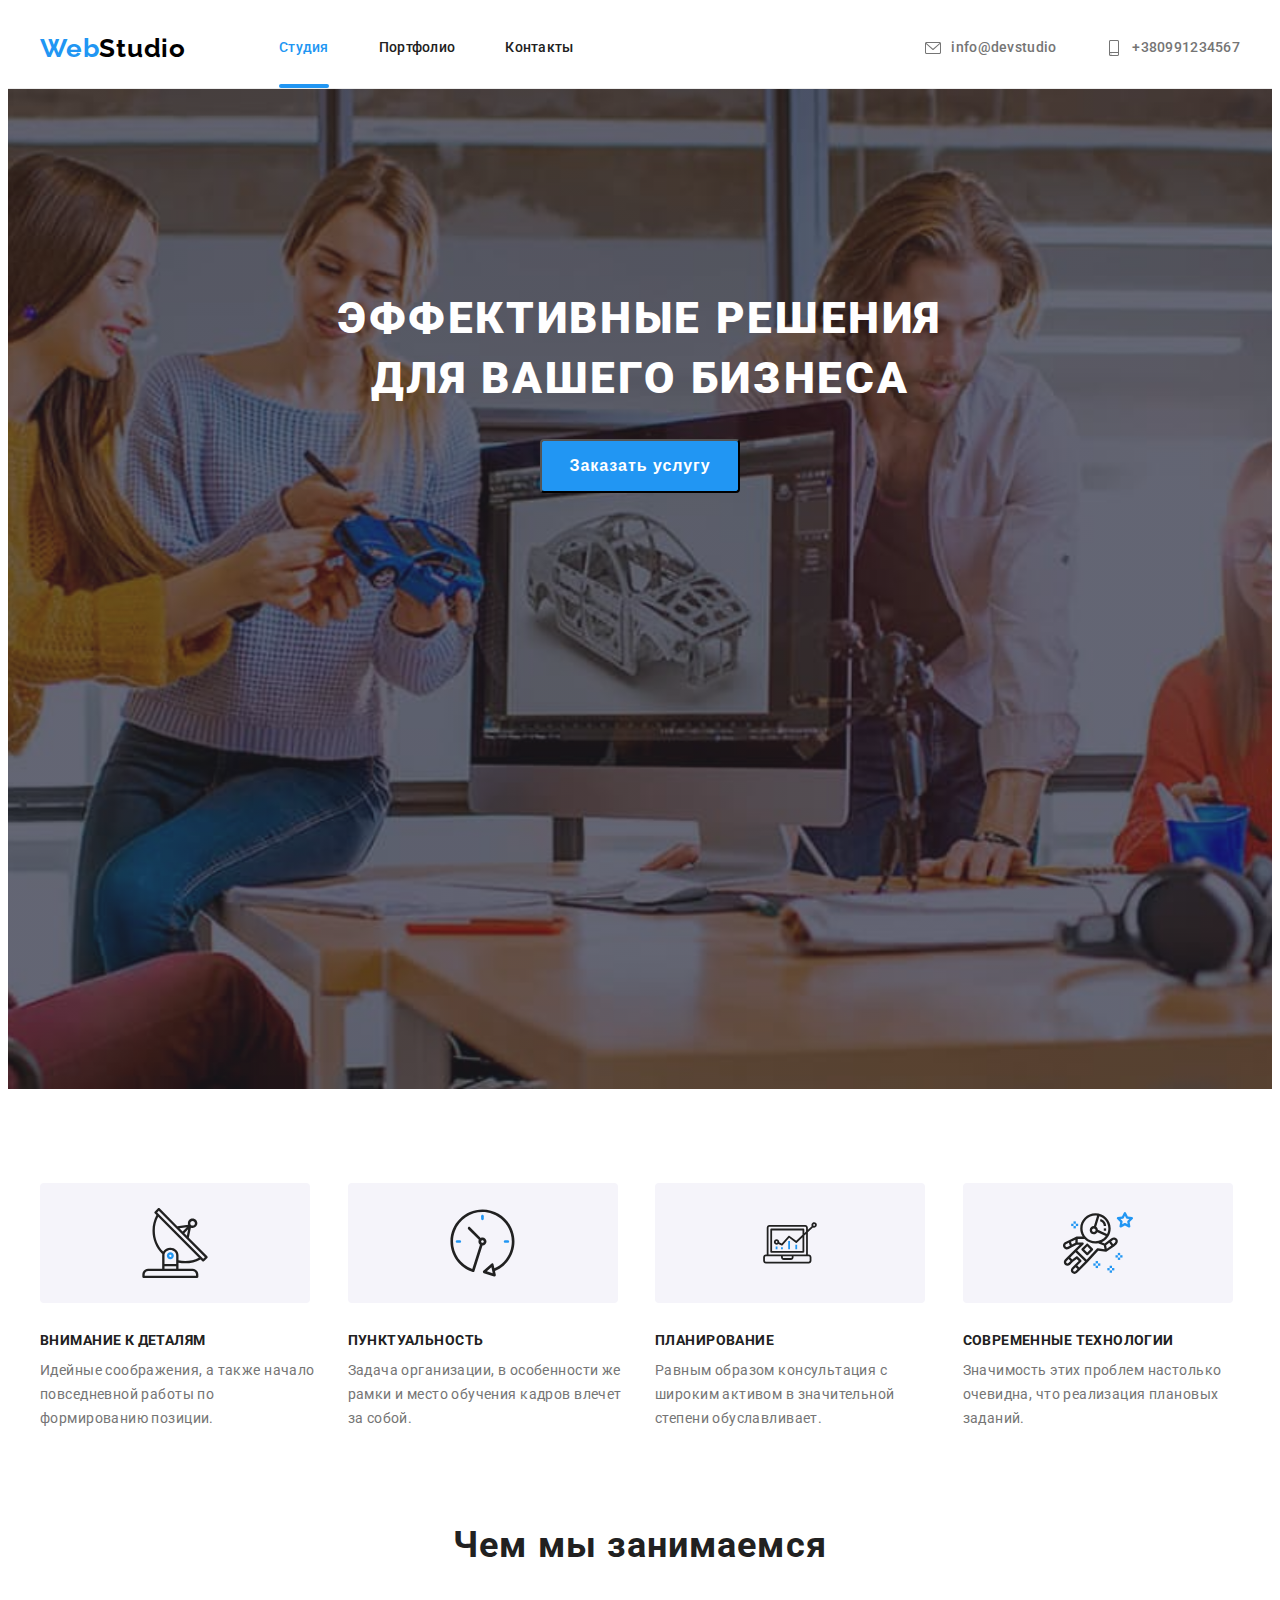
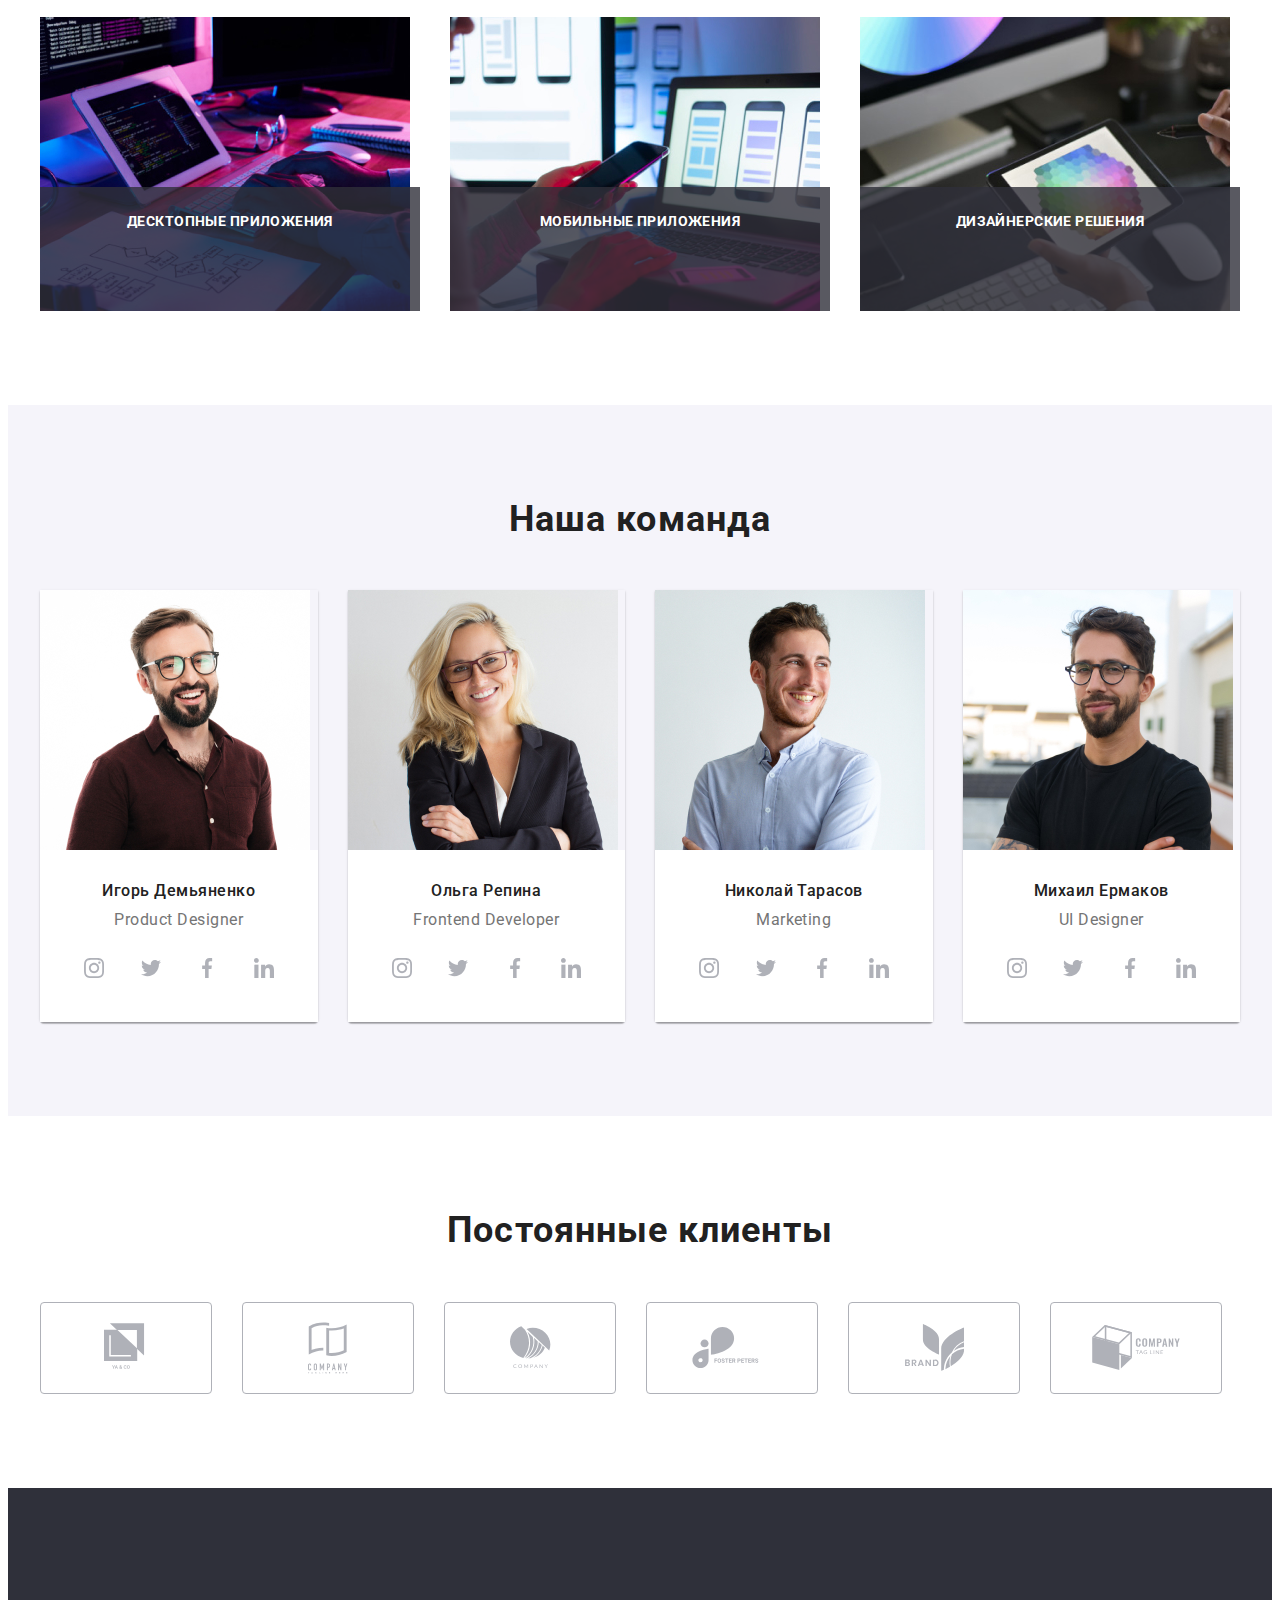
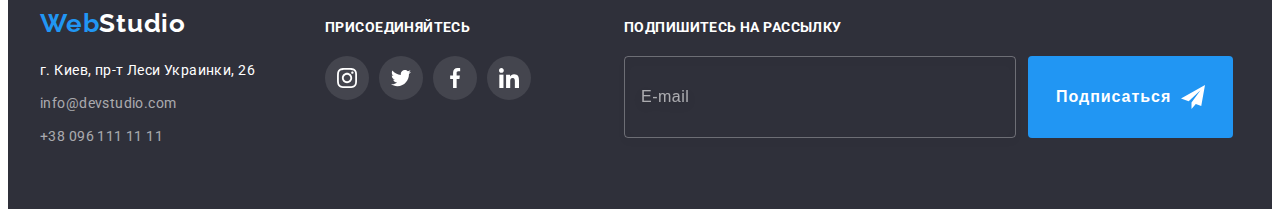
<file: index.html>
<!DOCTYPE html>
<html lang="ru">
<head>

    <meta charset="UTF-8">
    <meta name="viewport" content="width=device-width, initial-scale=1.0">
    <title>Вебстудия</title>

    <link rel="preconnect" href="https://fonts.gstatic.com">
    <link 
        href="https://fonts.googleapis.com/css2?family=Raleway:wght@700&family=Roboto:wght@400;500;700;900&display=swap"
        rel="stylesheet">

    <link rel="stylesheet" 
        href="https://cdnjs.cloudflare.com/ajax/libs/modern-normalize/1.0.0/modern-normalize.min.css"
        integrity="sha512-ISS7cAi1PEhQ8jnbJpJZMd29NlhNj4AWYyLOSp2CE/CsHxTCu+r+t0D2yoJudVrd0/8fTVPUVDzY5Tvli75u/g=="
        crossorigin="anonymous" />

    <link rel="stylesheet" href="./css/styles.css">

</head>

<body>

    <header class="header">
        <div class="head-box container">
            <nav class="navigation">
                <a class="logo-head link" href="./index.html" ><span class="logo-05" >Web</span>Studio</a>
                <ul class="navigation-list list">
                    <li class="nav item">
                        <a class="nav-link link current" href="./index.html">Студия</a>
                    </li>
                    <li class="nav item">
                        <a class="nav-link link" href="./portfolio.html">Портфолио</a>
                    </li>
                    <li class="nav item">
                        <a class="nav-link link" href="">Контакты</a>
                    </li>

                </ul>
            </nav>
            <ul class="header-list list">
                <li class="head-list-item">
                    <a class="info-link link" href="info@devstudio.com">
                        <svg class="mail-ikon" width="16" height="16">
                            <use href="./img/ikons-sprite/symbol-defs.svg#icon-mail"></use>
                        </svg>
                        info@devstudio
                    </a>
                </li>
                <li class="head-list-item">  
                    <a class="tel-link link" href="tel:+380991234567">
                        <svg class="tel-ikon" width="16" height="16">
                            <use href="./img/ikons-sprite/symbol-defs.svg#icon-smartphone"></use>
                        </svg>
                        +380991234567
                    </a>
                </li>
            </ul> 
        </div>
    </header>

    <main>

        <!--hero-->
        <section class="hero overlay">
            <div class="container">
                <h1 class="hero-title">Эффективные решения <br>
                    для вашего бизнеса</h1>
                <button class="madal-btn" type="button" data-modal-open>Заказать услугу</button>
            </div>
        </section>

        <!--advantages-->
        <section class="advantages">
            <div class="adv-box container">
                <ul class="advantages-list list">
                    <li class="adv-item">
                        <div class="adv-logo-box">
                            <svg class="adv-icon" width="70" height="70">
                                <use href="./img/ikons-sprite/symbol-defs.svg#icon-antenna"></use>
                            </svg>
                        </div>
                        <h3 class="advantages-title">Внимание к деталям</h3>
                        <p class="advantages-text">Идейные соображения, а также начало повседневной работы по формированию позиции.</p>
                    </li>
                    <li class="adv-item">
                        <div class="adv-logo-box">
                            <svg class="adv-icon" width="66.96" height="70">
                                <use href="./img/ikons-sprite/symbol-defs.svg#icon-clock"></use>
                            </svg>
                        </div>
                        <h3 class="advantages-title">Пунктуальность</h3>
                        <p class="advantages-text">Задача организации, в особенности же рамки и место обучения кадров влечет за собой.</p>
                    </li>
                    <li class="adv-item">
                        <div class="adv-logo-box">
                            <svg class="adv-icon" width="70" height="53.69">
                                <use href="./img/ikons-sprite/symbol-defs.svg#icon-diagram"></use>
                            </svg>
                        </div>
                        <h3 class="advantages-title">Планирование</h3>
                        <p class="advantages-text">Равным образом консультация с широким активом в значительной степени обуславливает.</p>
                    </li>
                    <li class="adv-item">
                        <div class="adv-logo-box">
                            <svg class="adv-icon" width="70" height="70">
                                <use href="./img/ikons-sprite/symbol-defs.svg#icon-astronaut"></use>
                            </svg>
                        </div>
                        <h3 class="advantages-title">Современные технологии</h3>
                        <p class="advantages-text">Значимость этих проблем настолько очевидна, что реализация плановых заданий.</p>
                    </li>
                </ul>
            </div>
        </section>

        <!--products company-->
        <section class="products-company">
            <div class="prod-box container">
                <h2 class="products-company-title" >Чем мы занимаемся</h2>
                <ul class="prod-list list">
                    <li class="prod-item">
                        <div class="overlay-prod-box">
                            <img src="./img/Section3/img.jpg" alt="человек пишет код" width="370" height="294">
                            <div class="overlay-text-prod-box">
                                <p class="overlay-text-prod">Десктопные приложения</p>
                            </div>
                        </div>
                    </li>
                    <li class="prod-item">
                        <div class="overlay-prod-box">
                            <img src="./img/Section3/img-1.jpg" alt="человек работает за компьютером с телефоном в руке" width="370" height="294">
                            <div class="overlay-text-prod-box">
                                <p class="overlay-text-prod">Мобильные приложения</p>
                            </div>
                        </div>
                    </li>
                    <li class="prod-item">
                        <div class="overlay-prod-box">
                            <img src="./img/Section3/img-2.jpg" alt="на дисплее планшета политра цветов" width="370" height="294">
                            <div class="overlay-text-prod-box">
                                <p class="overlay-text-prod">Дизайнерские решения</p>
                            </div>
                        </div>
                    </li>
                </ul>
            </div>
        </section>

        <!--our team-->
        <section class="our-team">
            <div class="container">
                <h2 class="our-team-title">Наша команда</h2>
                <ul class="our-team-list list">
                    <li class="our-team-item">
                        <img src="./img/sections4/igor.jpg" alt="Игорь Демьяненко" width="270" height="260">
                        <div class="title-box">
                            <h3 class="our-team-specialists">Игорь Демьяненко</h3>
                            <p class="our-team-text" lang="en">Product Designer</p>
                            <ul class="social-list list">
                                <li class="social-list-item">
                                    <a href="" class="social-list-link link">
                                        <svg class="social-list-icon">
                                            <use href="./img/ikons-sprite/symbol-defs.svg#icon-instagram"></use>
                                        </svg>
                                    </a>
                                </li>
                                <li class="social-list-item">
                                    <a href="" class="social-list-link link">
                                        <svg class="social-list-icon">
                                            <use href="./img/ikons-sprite/symbol-defs.svg#icon-twitter"></use>
                                        </svg>
                                    </a>
                                </li>
                                <li class="social-list-item">
                                    <a href="" class="social-list-link link">
                                        <svg class="social-list-icon">
                                            <use href="./img/ikons-sprite/symbol-defs.svg#icon-facebook"></use>
                                        </svg>
                                    </a>
                                </li>
                                <li class="social-list-item">
                                    <a href="" class="social-list-link link">
                                        <svg class="social-list-icon">
                                            <use href="./img/ikons-sprite/symbol-defs.svg#icon-linkedin"></use>
                                        </svg>
                                    </a>
                                </li>
                            </ul>
                        </div>
                    </li>
                    <li class="our-team-item">
                        <img src="./img/sections4/olga.jpg" alt="Ольга Репина" width="270" height="260">
                        <div class="title-box">
                            <h3 class="our-team-specialists">Ольга Репина</h3>
                            <p class="our-team-text" lang="en">Frontend Developer</p>
                            <ul class="social-list list">
                                <li class="social-list-item"><a href="" class="social-list-link link">
                                        <svg class="social-list-icon">
                                            <use href="./img/ikons-sprite/symbol-defs.svg#icon-instagram"></use>
                                        </svg>
                                    </a>
                                </li>
                                <li class="social-list-item"><a href="" class="social-list-link link">
                                        <svg class="social-list-icon">
                                            <use href="./img/ikons-sprite/symbol-defs.svg#icon-twitter"></use>
                                        </svg>
                                    </a>
                                </li>
                                <li class="social-list-item"><a href="" class="social-list-link link">
                                        <svg class="social-list-icon">
                                            <use href="./img/ikons-sprite/symbol-defs.svg#icon-facebook"></use>
                                        </svg>
                                    </a>
                                </li>
                                <li class="social-list-item"><a href="" class="social-list-link link">
                                        <svg class="social-list-icon">
                                            <use href="./img/ikons-sprite/symbol-defs.svg#icon-linkedin"></use>
                                        </svg>
                                    </a>
                                </li>
                            </ul>
                        </div>
                    </li>
                    <li class="our-team-item">
                        <img src="./img/sections4/nikolay.jpg" alt="Николай Тарасов" width="270" height="260">
                        <div class="title-box">
                            <h3 class="our-team-specialists">Николай Тарасов</h3>
                            <p class="our-team-text" lang="en">Marketing</p>
                            <ul class="social-list list">
                                <li class="social-list-item"><a href="" class="social-list-link link">
                                        <svg class="social-list-icon">
                                            <use href="./img/ikons-sprite/symbol-defs.svg#icon-instagram"></use>
                                        </svg>
                                    </a>
                                </li>
                                <li class="social-list-item"><a href="" class="social-list-link link">
                                        <svg class="social-list-icon">
                                            <use href="./img/ikons-sprite/symbol-defs.svg#icon-twitter"></use>
                                        </svg>
                                    </a>
                                </li>
                                <li class="social-list-item"><a href="" class="social-list-link link">
                                        <svg class="social-list-icon">
                                            <use href="./img/ikons-sprite/symbol-defs.svg#icon-facebook"></use>
                                        </svg>
                                    </a>
                                </li>
                                <li class="social-list-item"><a href="" class="social-list-link link">
                                        <svg class="social-list-icon">
                                            <use href="./img/ikons-sprite/symbol-defs.svg#icon-linkedin"></use>
                                        </svg>
                                    </a>
                                </li>
                            </ul>
                        </div>
                    </li>
                    <li class="our-team-item">
                        <img src="./img/sections4/mihail.jpg" alt="Михаил Ермаков" width="270" height="260">
                        <div class="title-box">
                            <h3 class="our-team-specialists">Михаил Ермаков</h3>
                            <p class="our-team-text" lang="en">UI Designer</p>
                            <ul class="social-list list">
                                <li class="social-list-item"><a href="" class="social-list-link link">
                                        <svg class="social-list-icon">
                                            <use href="./img/ikons-sprite/symbol-defs.svg#icon-instagram"></use>
                                        </svg>
                                    </a>
                                </li>
                                <li class="social-list-item"><a href="" class="social-list-link link">
                                        <svg class="social-list-icon">
                                            <use href="./img/ikons-sprite/symbol-defs.svg#icon-twitter"></use>
                                        </svg>
                                    </a>
                                </li>
                                <li class="social-list-item"><a href="" class="social-list-link link">
                                        <svg class="social-list-icon">
                                            <use href="./img/ikons-sprite/symbol-defs.svg#icon-facebook"></use>
                                        </svg>
                                    </a>
                                </li>
                                <li class="social-list-item"><a href="" class="social-list-link link">
                                        <svg class="social-list-icon">
                                            <use href="./img/ikons-sprite/symbol-defs.svg#icon-linkedin"></use>
                                        </svg>
                                    </a>
                                </li>
                            </ul>  
                        </div>

                    </li>
                </ul>
            </div>
        </section>

        <section class="clients">
            <div class="container">
                <h3 class="clients-title">Постоянные клиенты</h3>
                <ul class="clients-list list">
                    <li class="clients-item">
                        <a href="" class="clients-link">
                            <svg class="clients-icon" width="44.27" height="49.23">
                                <use href="./img/ikons-sprite/symbol-defs.svg#icon-logo-1"></use>
                            </svg>
                        </a>
                    </li>
                    <li class="clients-item">
                        <a href="" class="clients-link">
                            <svg class="clients-icon" width="40" height="52">
                                <use href="./img/ikons-sprite/symbol-defs.svg#icon-logo-2"></use>
                            </svg>
                        </a>
                    </li>
                    <li class="clients-item">
                        <a href="" class="clients-link">
                            <svg class="clients-icon" width="41" height="42.6">
                                <use href="./img/ikons-sprite/symbol-defs.svg#icon-logo-3"></use>
                            </svg>
                        </a>
                    </li>
                    <li class="clients-item">
                        <a href="" class="clients-link">
                            <svg class="clients-icon" width="79.66" height="42.02">
                                <use href="./img/ikons-sprite/symbol-defs.svg#icon-logo-4"></use>
                            </svg>
                        </a>
                    </li>
                    <li class="clients-item">
                        <a href="" class="clients-link">
                            <svg class="clients-icon" width="59" height="47">
                                <use href="./img/ikons-sprite/symbol-defs.svg#icon-logo-5"></use>
                            </svg>
                        </a>
                    </li>
                    <li class="clients-item">
                        <a href="" class="clients-link">
                            <svg class="clients-icon" width="88.48" height="45.44">
                                <use href="./img/ikons-sprite/symbol-defs.svg#icon-logo-6"></use>
                            </svg>
                        </a>
                    </li>
                </ul>
            </div>
        </section>

    </main> 

    <footer class="footer">
        <div class="container foot-box">
            <div>
                <a class="logo-foot link" href=""><span class="logo-05">Web</span>Studio</a>
                <address class="address">
                    <ul class="address-list list">
                        <li class="address-list-item">
                            <a class="foot-text link" href="https://goo.gl/maps/XajfWDtzmyo4P4pL7" target="blanck"
                                rel="noopener nooreferrer">
                                г. Киев, пр-т Леси Украинки, 26</a>
                        </li>
                        <li class="address-list-item">
                            <a class="foot-link link" href="mailto:info@devstudio.com">info@devstudio.com</a>
                        </li>
                        <li class="address-list-item">
                            <a class="foot-tel link" href="tel:380961111111">+38 096 111 11 11</a>
                        </li>
                    </ul>
                </address>
            </div>
        
            <div class="footer-social-icon-box">
                <b class="footer-social-title">
                    присоединяйтесь
                </b>
                <ul class="footer-social-list list">
                    <li class="footer-social-list-item">
                        <a href="" class="social-list-link link">
                            <svg class="footer-social-icon">
                                <use href="./img/ikons-sprite/symbol-defs.svg#icon-instagram"></use>
                            </svg>
                        </a>
                    </li>
                    <li class="footer-social-list-item">
                        <a href="" class="social-list-link link">
                            <svg class="footer-social-icon">
                                <use href="./img/ikons-sprite/symbol-defs.svg#icon-twitter"></use>
                            </svg>
                        </a>
                    </li>
                    <li class="footer-social-list-item">
                        <a href="" class="social-list-link link">
                            <svg class="footer-social-icon">
                                <use href="./img/ikons-sprite/symbol-defs.svg#icon-facebook"></use>
                            </svg>
                        </a>
                    </li>
                    <li class="footer-social-list-item">
                        <a href="" class="social-list-link link">
                            <svg class="footer-social-icon">
                                <use href="./img/ikons-sprite/symbol-defs.svg#icon-linkedin"></use>
                            </svg>
                        </a>
                    </li>
                </ul>
            </div>
            
            <div class="form-wrapper">
                <form action="#" class="footer-signup-form" name="footer-signup-form">
                    <b class="footer-madal-title">Подпишитесь на рассылку</b>   
                    <div class="form-box">
                        <input type="email" name="email" placeholder="E-mail" required class="email-input"/>
                        <button type="submit" class="modal-btn">
                            Подписаться
                            <svg class="modal-btn-icon" width="24" height="24">
                                <use href="./img/ikons-sprite/symbol-defs.svg#icon-icon-send"></use>
                            </svg>
                        </button>
                    </div>
                </form>
            </div>
        </div>
    </footer>
    
    <div class="backdrop is-hidden" data-modal>
        <div class="modal">
            <button type="button" class="close-button" data-modal-close>
                <svg class="close-btn-icon">
                    <use href="./img/ikons-sprite/symbol-defs.svg#icon-close-icon"></use>
                </svg>
            </button>
            <form action="#" class="modal-form" autocomplete="off">
                <p class="modal-title">Оставьте свои данные, мы вам перезвоним</p>
                <label class="modal-form-field">
                    Имя
                    <span class="modal-form-icon-box">
                        <input type="text" name="user-name" class="modal-form-input" required minlength="3">
                        <svg class="modal-form-icon" width="18" height="18">
                            <use href="./img/ikons-sprite/symbol-defs.svg#icon-person-black"></use>
                        </svg>
                    </span>
                </label>
                <label class="modal-form-field">
                    Телефон
                    <span class="modal-form-icon-box">
                        <input type="tel" name="user-phone" class="modal-form-input" required 
                            pattern="[0-9]{3}-[0-9]{3}-[0-9]{2}-[0-9]{2}" title="093-123-12-12">
                        <svg class="modal-form-icon">
                            <use href="./img/ikons-sprite/symbol-defs.svg#icon-phone-black"></use>
                        </svg>
                    </span>
                </label> 
                <label class="modal-form-field">
                    Почта
                    <span class="modal-form-icon-box">
                        <input type="email" name="user-mail" class="modal-form-input" required>
                        <svg class="modal-form-icon" width="18" height="18">
                            <use href="./img/ikons-sprite/symbol-defs.svg#icon-email-black"></use>
                        </svg>
                    </span>
                </label>
                <label class="modal-form-field">
                    Коментарий
                    <textarea name="user-massage" class="modal-form-massage" placeholder="Введите текст"></textarea>
                </label>
                <input type="checkbox" name="user-term" id="check-box" class="modal-form-term visually-hidden">
                <label for="check-box" class="modal-form-check-desc">Соглашаюсь с рассылкой и принимаю&nbsp;<a href="" class="modal-form-link link">Условия договора</a></label>
                <button type="submit" class="modal-form-btn">Отправить</button>
            </form>
        </div>
    </div>
    <script src="./js/modal.js"></script>
</body>
</html>

<!-- width="30" height="30" -->
</file>
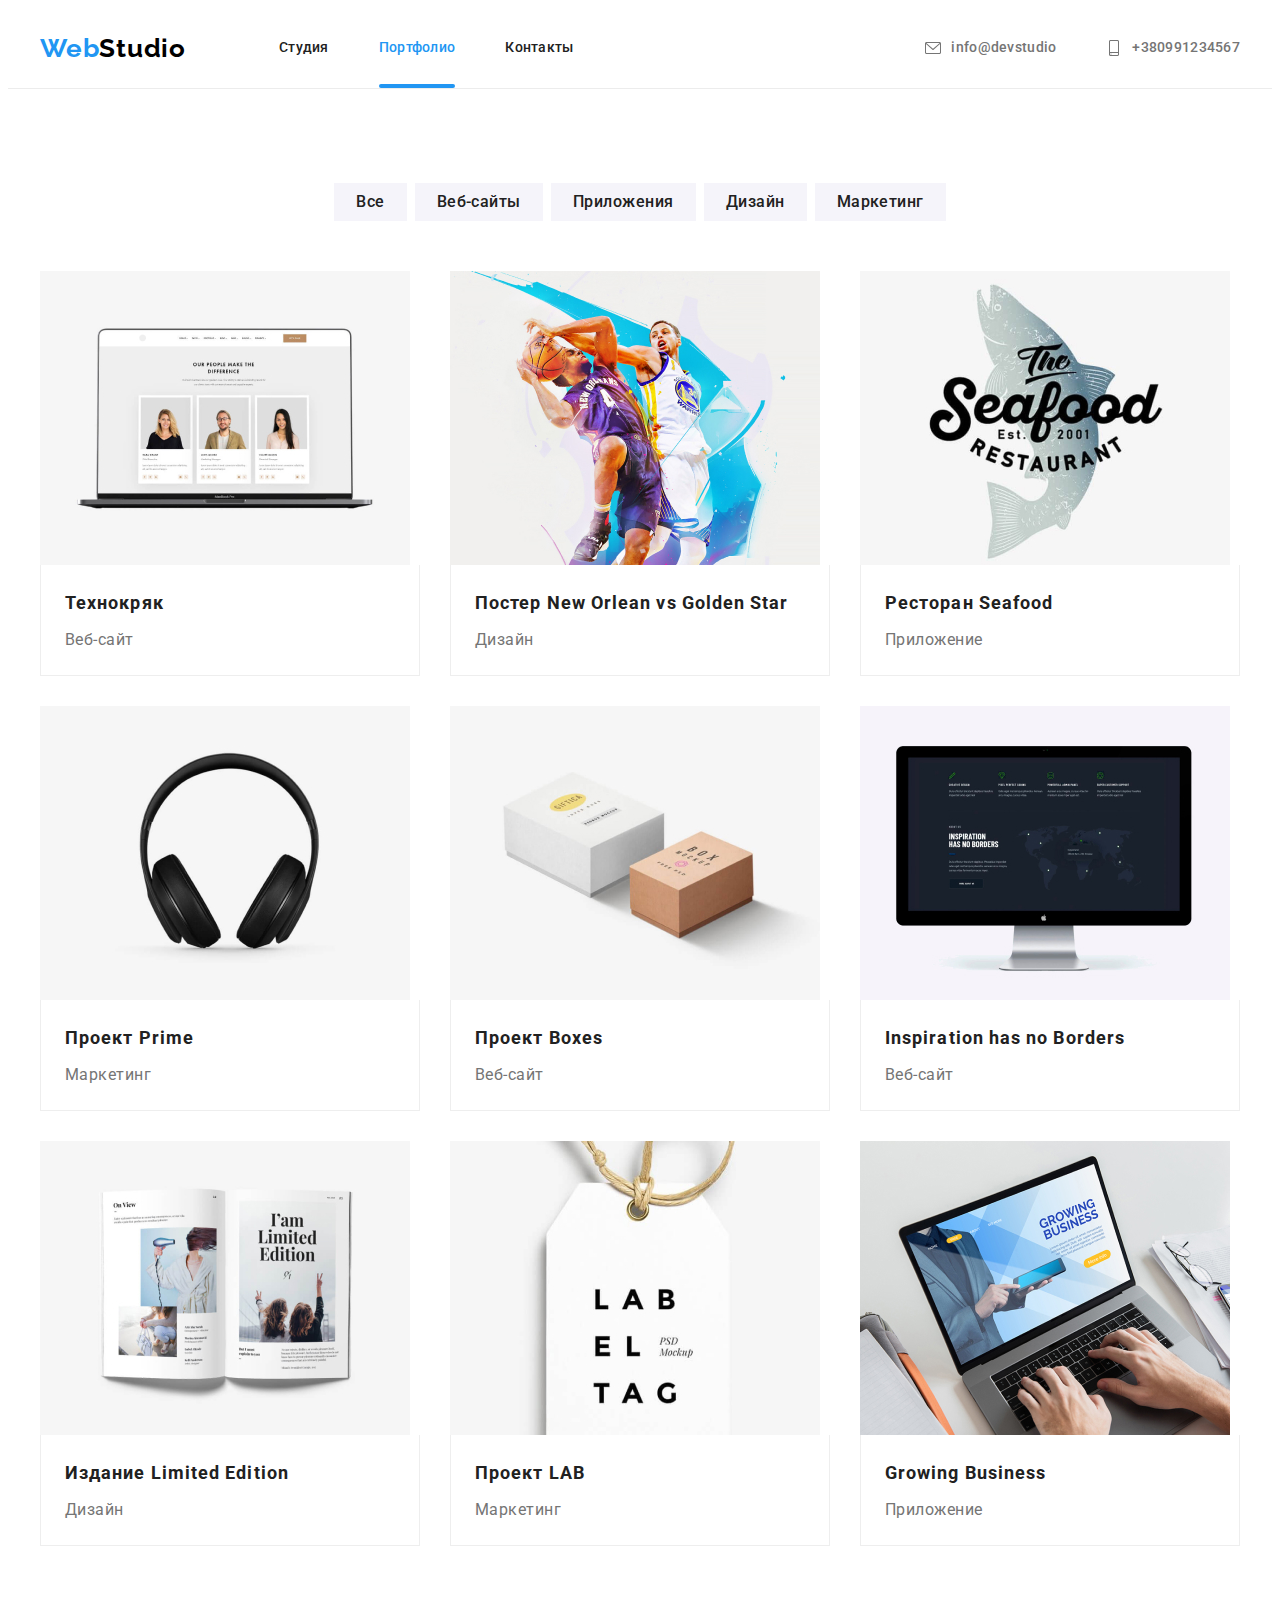
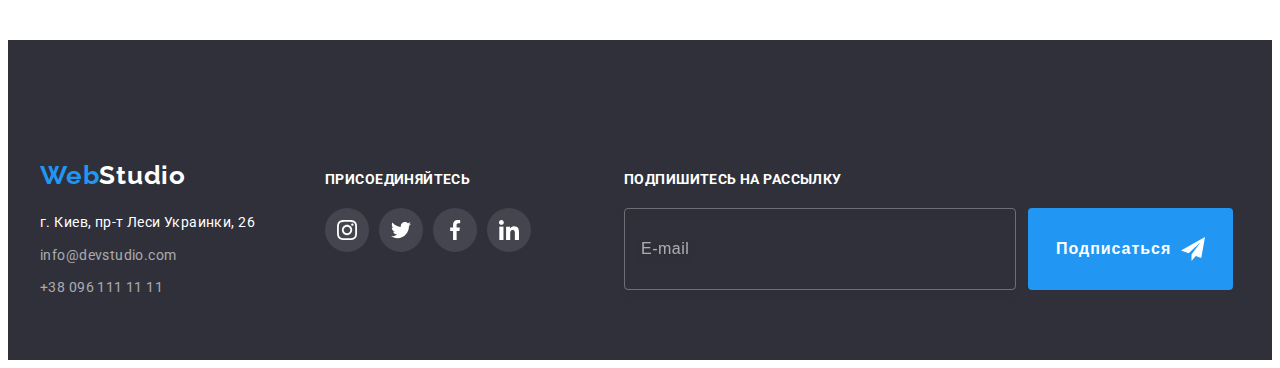
<file: portfolio.html>
<!DOCTYPE html>
<html lang="ru">
    <head>

        <meta charset="UTF-8">
        <meta name="viewport" content="width=device-width, initial-scale=1.0">
        <title>Портфолио</title>

        <link rel="preconnect" href="https://fonts.gstatic.com">
        <link href="https://fonts.googleapis.com/css2?family=Raleway:wght@700&family=Roboto:wght@400;500;700;900&display=swap"
            rel="stylesheet">

        <link rel="stylesheet" href="https://cdnjs.cloudflare.com/ajax/libs/modern-normalize/1.0.0/modern-normalize.min.css"
            integrity="sha512-ISS7cAi1PEhQ8jnbJpJZMd29NlhNj4AWYyLOSp2CE/CsHxTCu+r+t0D2yoJudVrd0/8fTVPUVDzY5Tvli75u/g=="
            crossorigin="anonymous">

        <link rel="stylesheet" href="./css/styles.css">

    </head>

    <body>
        <header class="header">
            <div class="head-box container">
                <nav class="navigation">
                    <a class="logo-head link" href="./index.html"><span class="logo-05">Web</span>Studio</a>
                    <ul class="navigation-list list">
                        <li class="nav-item">
                            <a class="nav-link link" href="./index.html">Студия</a>
                        </li>
                        <li class="nav-item">
                            <a class="nav-link link current" href="./portfolio.html">Портфолио</a>
                        </li>
                        <li class="nav-item">
                            <a class="nav-link link" href="">Контакты</a>
                        </li>

                    </ul>
                </nav>

                <ul class="header-list list">
                    <li class="head-list-item">
                        <a class="info-link link" href="info@devstudio.com">
                            <svg class="mail-ikon" width="16" height="16">
                                <use href="./img/ikons-sprite/symbol-defs.svg#icon-mail"></use>
                            </svg>
                            info@devstudio
                        </a>
                    </li>
                    <li class="head-list-item">
                        <a class="tel-link link" href="tel:+380991234567">
                            <svg class="tel-ikon" width="16" height="16">
                                <use href="./img/ikons-sprite/symbol-defs.svg#icon-smartphone"></use>
                            </svg>
                            +380991234567
                        </a>
                    </li>
                </ul>
            </div>
        </header>

        <main>
            <h1 class="visually-hidden">Портфолио</h1>
            <h2 class="visually-hidden">Webstudio</h2>
            <section class="filter-btn">

                <div class="prod-filter-box container">

                    <ul class="filter-list list">
                        <li class="filter-item">
                            <button class="btn-btn" type="button">
                                Все
                            </button> 
                        </li>

                        <li class="filter-item">
                            <button class="btn-btn" type="button">
                                Веб-сайты
                            </button>
                        </li>

                        <li class="filter-item">
                            <button class="btn-btn" type="button">
                                Приложения
                            </button>
                        </li>

                        <li class="filter-item">
                            <button class="btn-btn" type="button">
                                Дизайн
                            </button>
                        </li>

                        <li class="filter-item">
                            <button class="btn-btn" type="button">
                                Маркетинг
                            </button>
                        </li>
                    </ul>

                    <ul class="product-list list link">

                        <li class="product-item list">
                            <a class="product-link link" href="">
                                <div class="overlay-box">
                                    <img src="./img/portfolio/1.jpg" alt="Экран ноутбука с каким-то контентом" width="370" height="294">
                                    <p class="overlay-text">Технокряк это современная площадка 
                                        распространения коронавируса. Компании используют эту
                                        платформу для цифрового
                                        шпионажа и атак на защищённые сервера конкурентов.
                                    </p>
                                </div>
                                <div class="prod-item-box">
                                    <h3 class="product-title" >Технокряк</h3>
                                    <p class="prod-text">Веб-сайт</p>
                                </div>
                            </a>
                        </li>

                        <li class="product-item list">
                            <a class="product-link link" href="">
                                <div class="overlay-box">
                                    <img src="./img/portfolio/2.jpg" alt="Два баскетболиста с мячем" width="370" height="294">
                                    <p class="overlay-text">Технокряк это современная площадка
                                        распространения коронавируса. Компании используют эту
                                        платформу для цифрового
                                        шпионажа и атак на защищённые сервера конкурентов.
                                    </p>
                                </div>
                                <div class="prod-item-box">
                                    <h3 class="product-title" >Постер New Orlean vs Golden Star</h3>
                                    <p class="prod-text">Дизайн</p>
                                </div>
                            </a>
                        </li>

                        <li class="product-item list">
                            <a class="product-link link" href="">
                                <div class="overlay-box">
                                    <img src="./img/portfolio/3.jpg" alt="Логотип Seafood" width="370" height="294">
                                    <p class="overlay-text">Технокряк это современная площадка
                                        распространения коронавируса. Компании используют эту
                                        платформу для цифрового
                                        шпионажа и атак на защищённые сервера конкурентов.
                                    </p>
                                </div>
                                <div class="prod-item-box">
                                    <h3 class="product-title" >Ресторан Seafood</h3>
                                    <p class="prod-text">Приложение</p>
                                </div>
                            </a>
                        </li>

                        <li class="product-item list">
                            <a class="product-link link" href="">
                                <div class="overlay-box">
                                    <img src="./img/portfolio/4.jpg" alt="Наушники" width="370" height="294">
                                    <p class="overlay-text">Технокряк это современная площадка
                                        распространения коронавируса. Компании используют эту
                                        платформу для цифрового
                                        шпионажа и атак на защищённые сервера конкурентов.
                                    </p>
                                    
                                </div>
                                <div class="prod-item-box">
                                    <h3 class="product-title" >Проект Prime</h3>
                                    <p class="prod-text">Маркетинг</p>
                                </div>
                            </a>

                        </li>

                        <li class="product-item list">
                            <a class="product-link link" href="">
                                <div class="overlay-box">    
                                    <img src="./img/portfolio/5.jpg" alt="Коробочки" width="370" height="294">
                                    <p class="overlay-text">Технокряк это современная площадка
                                        распространения коронавируса. Компании используют эту
                                        платформу для цифрового
                                        шпионажа и атак на защищённые сервера конкурентов.
                                    </p>
                                </div>
                                <div class="prod-item-box">
                                    <h3 class="product-title" >Проект Boxes</h3>
                                    <p class="prod-text">Веб-сайт</p>
                                </div>
                            </a>
                        </li>

                        <li class="product-item list">
                            <a class="product-link link" href="">
                                <div class="overlay-box">    
                                    <img src="./img/portfolio/6.jpg" alt="Экран монитора" width="370" height="294">
                                    <p class="overlay-text">Технокряк это современная площадка
                                        распространения коронавируса. Компании используют эту
                                        платформу для цифрового
                                        шпионажа и атак на защищённые сервера конкурентов.
                                    </p>
                                </div>
                                <div class="prod-item-box">
                                    <h3 class="product-title" >Inspiration has no Borders</h3>
                                    <p class="prod-text">Веб-сайт</p>
                                </div>
                            </a>
                        </li>       

                        <li class="product-item list">
                            <a class="product-link link" href="">
                                <div class="overlay-box">    
                                    <img src="./img/portfolio/7.jpg" alt="Фото книги" width="370" height="294">
                                    <p class="overlay-text">Технокряк это современная площадка
                                        распространения коронавируса. Компании используют эту
                                        платформу для цифрового
                                        шпионажа и атак на защищённые сервера конкурентов.
                                    </p>
                                </div>
                                <div class="prod-item-box">
                                    <h3 class="product-title" >Издание Limited Edition</h3>
                                    <p class="prod-text">Дизайн</p>
                                </div>
                            </a>
                        </li>

                        <li class="product-item list">
                            <a class="product-link link" href="">
                                <div class="overlay-box">    
                                    <img src="./img/portfolio/8.jpg" alt="Ярлык с надписью" width="370" height="294">
                                    <p class="overlay-text">Технокряк это современная площадка
                                        распространения коронавируса. Компании используют эту
                                        платформу для цифрового
                                        шпионажа и атак на защищённые сервера конкурентов.
                                    </p>
                                </div>
                                <div class="prod-item-box">
                                    <h3 class="product-title" >Проект LAB</h3>
                                    <p class="prod-text">Маркетинг</p>
                                </div>    
                            </a>
                        </li>

                        <li class="product-item list">
                            <a class="product-link link" href="">
                                <div class="overlay-box">    
                                    <img src="./img/portfolio/9.jpg" alt="Кто-то работает за ноутбуком" width="370" height="294">
                                    <p class="overlay-text">Технокряк это современная площадка
                                        распространения коронавируса. Компании используют эту
                                        платформу для цифрового
                                        шпионажа и атак на защищённые сервера конкурентов.
                                    </p>
                                </div>
                                <div class="prod-item-box">
                                    <h3 class="product-title" >Growing Business</h3>
                                    <p class="prod-text">Приложение</p>
                                </div>
                            </a>
                        </li>
                    </ul>
                </div>
            </section>
        </main>
        
        <footer class="footer">
            <div class="container foot-box">
                <div>
                    <a class="logo-foot link" href=""><span class="logo-05">Web</span>Studio</a>
                    <address class="address">
                        <ul class="address-list list">
                            <li class="address-list-item">
                                <a class="foot-text link" href="https://goo.gl/maps/XajfWDtzmyo4P4pL7" target="blanck"
                                    rel="noopener nooreferrer">
                                    г. Киев, пр-т Леси Украинки, 26</a>
                            </li>
                            <li class="address-list-item">
                                <a class="foot-link link" href="mailto:info@devstudio.com">info@devstudio.com</a>
                            </li>
                            <li class="address-list-item">
                                <a class="foot-tel link" href="tel:380961111111">+38 096 111 11 11</a>
                            </li>
                        </ul>
                    </address>
                </div>
        
                <div class="footer-social-icon-box">
                    <b class="footer-social-title">
                        присоединяйтесь
                    </b>
                    <ul class="footer-social-list list">
                        <li class="footer-social-list-item">
                            <a href="" class="social-list-link link">
                                <svg class="footer-social-icon">
                                    <use href="./img/ikons-sprite/symbol-defs.svg#icon-instagram"></use>
                                </svg>
                            </a>
                        </li>
                        <li class="footer-social-list-item">
                            <a href="" class="social-list-link link">
                                <svg class="footer-social-icon">
                                    <use href="./img/ikons-sprite/symbol-defs.svg#icon-twitter"></use>
                                </svg>
                            </a>
                        </li>
                        <li class="footer-social-list-item">
                            <a href="" class="social-list-link link">
                                <svg class="footer-social-icon">
                                    <use href="./img/ikons-sprite/symbol-defs.svg#icon-facebook"></use>
                                </svg>
                            </a>
                        </li>
                        <li class="footer-social-list-item">
                            <a href="" class="social-list-link link">
                                <svg class="footer-social-icon">
                                    <use href="./img/ikons-sprite/symbol-defs.svg#icon-linkedin"></use>
                                </svg>
                            </a>
                        </li>
                    </ul>
                </div>
        
                <div class="form-wrapper">
                    <form action="#" class="footer-signup-form" name="footer-signup-form">
                        <b class="footer-madal-title">Подпишитесь на рассылку</b>
                        <div class="form-box">
                            <input type="email" name="email" placeholder="E-mail" required class="email-input" />
                            <button type="submit" class="modal-btn">
                                Подписаться
                                <svg class="modal-btn-icon" width="24" height="24">
                                    <use href="./img/ikons-sprite/symbol-defs.svg#icon-icon-send"></use>
                                </svg>
                            </button>
                        </div>
                    </form>
                </div>
            </div>
        </footer>
    </body>
</html>
</file>
<file: css/styles.css>
:root {
  --main-font: "Roboto", sans-serif;
  --secondary-font: "Raleway", sans-serif;
  --accent-color: #2196f3;
  --color-title: #212121;
  --color-text: #757575;
  --white-color: #ffffff;
  --bgrnd-color: #2f303a;
  --qwerty-color: #f5f4fa;
  --foot-color: rgba(255, 255, 255, 0.6);
  --black-color: #000000;
  --bgrnd-her: #2f303a;
  --bgrnd-prod: #e5e5e5;
  --some-color: #eeeeee;
  --hero-bgrnd-color: #c4c4c4;
  --logo-fill: #afb1b8;
  --speed-anim: cubic-bezier(0.4, 0, 0.2, 1);
}

a {
  display: block;
}

body {
  font-family: var(--main-font);
  color: var(--color-title);
}

.container {
  margin: 0 auto;
  width: 1200px;
  padding-left: 15px;
  padding-right: 15px;
}

h1,
h2,
h3,
h4,
h5,
h6,
p {
  margin: 0;
}

ul,
ol {
  margin: 0;
  padding: 0;
}

img {
  display: block;
}

.link {
  text-decoration: none;
}

.list {
  list-style: none;
}

.address {
  font-style: normal;
}

/* header */

.header .conteiner {
  display: flex;
  align-items: center;
}

.head-box {
  display: flex;
}

.current.current {
  color: var(--accent-color);
}

/* .current::after {
  content: "";
  display: block;
  position: absolute;
  bottom: 1px;
  width: 100%;
  height: 4px;
  color: var(--accent-color);
} */

.header {
  display: flex;
  align-items: center;
  border-bottom: 1px solid #ececec;
}

.navigation {
  display: flex;
  align-items: center;
}

.navigation-list {
  display: flex;
  align-items: center;
}

.header-list {
  display: flex;
  align-items: center;
  margin-left: auto;
}

.logo-head {
  font-family: var(--secondary-font);
  font-weight: 700;
  font-size: 26px;
  line-height: 1.19;
  letter-spacing: 0.03em;
  color: var(--black-color);
  margin-right: 93px;
  display: block;
  padding-top: 24px;
  padding-bottom: 24px;
}

.navigation-list :not(:last-child) {
  margin-right: 50px;
}

.logo-05 {
  color: var(--accent-color);
}

.nav-link:hover,
.nav-link:focus,
.nav-link:active {
  color: var(--accent-color);
}

.nav-link {
  position: relative;
  font-weight: 500;
  font-size: 14px;
  line-height: 1.14;
  letter-spacing: 0.02em;
  color: var(--color-title);
  display: block;
  padding-top: 32px;
  padding-bottom: 32px;
  transition: color 250ms var(--speed-anim);
}

.current::after {
  position: absolute;
  left: 0;
  bottom: 0;
  content: "";
  display: block;
  width: 100%;
  height: 4px;
  background-color: var(--accent-color);
  border-radius: 2px;
}

.info-link {
  font-weight: 500;
  font-size: 14px;
  line-height: 1.14;
  letter-spacing: 0.02em;
  color: var(--color-text);
  margin-left: auto;
  padding-top: 32px;
  padding-bottom: 32px;
  display: flex;
  align-items: center;
  transition: color 250ms var(--speed-anim);
}

.tel-link:hover .tel-ikon {
  fill: var(--accent-color);
  color: var(--accent-color);
}

.tel-link:hover {
  color: var(--accent-color);
}

.info-link:hover .mail-ikon {
  color: var(--accent-color);
  fill: var(--accent-color);
}

.info-link:hover {
  color: var(--accent-color);
}

.tel-link:focus .tel-ikon {
  fill: var(--accent-color);
  color: var(--accent-color);
}

.tel-link:focus {
  color: var(--accent-color);
}

.info-link:focus .mail-ikon {
  color: var(--accent-color);
  fill: var(--accent-color);
}

.info-link:focus {
  color: var(--accent-color);
}

.tel-link {
  font-weight: 500;
  font-size: 14px;
  line-height: 1.14;
  letter-spacing: 0.02em;
  color: var(--color-text);
  padding-top: 32px;
  padding-bottom: 32px;
  display: flex;
  align-items: center;
  transition: color 250ms var(--speed-anim);
}

.head-list-item:not(:last-child) {
  margin-right: 50px;
}

.head-list-item {
  align-items: center;
}

.mail-ikon {
  margin-right: 10px;
  align-items: center;
  fill: var(--color-text);
  transition: fill 250ms var(--speed-anim);
}

.tel-ikon {
  margin-right: 10px;
  align-items: center;
  fill: var(--color-text);
  transition: fill 250ms var(--speed-anim);
}

/* / header */

/* hero */
.hero {
  background-color: var(--bgrnd-her);
  text-align: center;
  padding-top: 200px;
  padding-bottom: 200px;
}

.hero-title {
  font-weight: 900;
  font-size: 44px;
  line-height: 1.36;
  letter-spacing: 0.06em;
  text-transform: uppercase;
  color: var(--white-color);
  margin-bottom: 30px;
}

.madal-btn {
  min-width: 200px;
  border-radius: 4px;
  font-family: "Roboto", inherit;
  font-weight: 700;
  font-size: 16px;
  line-height: 1.87;
  align-items: center;
  text-align: center;
  letter-spacing: 0.06em;
  color: var(--white-color);
  background-color: var(--accent-color);
  padding-top: 10px;
  padding-bottom: 10px;
  display: inline-block;
  cursor: pointer;
}

.overlay {
  max-width: 1600px;
  height: 600px;
  margin-left: auto;
  margin-right: auto;
  background-image: linear-gradient(
      to right,
      rgba(47, 48, 58, 0.4),
      rgba(47, 48, 58, 0.4)
    ),
    url("../img/hero-bgrnd-img/bgrnd-img.jpg.jpg");
  background-size: cover;
  background-repeat: no-repeat;
  background-position: center;
  background-color: var(--hero-bgrnd-color);
}
/* / hero */

/* advantages */

.advantages-list {
  display: flex;
  margin-right: -30px;
}

.adv-box {
  padding-top: 94px;
  padding-bottom: 47px;
}

.adv-item:not(:last-child) {
  margin-right: 30px;
}

.adv-item {
  flex-basis: calc(100% / 4 - 30px);
}

.adv-logo-box {
  display: flex;
  width: 270px;
  height: 120px;
  align-items: center;
  justify-content: center;
  border-radius: 4px;
  background-color: var(--qwerty-color);
  margin-bottom: 30px;
}

.advantages-title {
  font-weight: 700;
  font-size: 14px;
  line-height: 1.14;
  letter-spacing: 0.03em;
  text-transform: uppercase;
  color: var(--color-title);
  margin: 0;
}

.advantages-text {
  font-weight: 400;
  font-size: 14px;
  line-height: 1.71;
  letter-spacing: 0.03em;
  color: var(--color-text);
  margin-top: 10px;
}

/* / advantages */

/* products company */

.prod-list {
  display: flex;
  margin-left: -30px;
  margin-top: 50px;
}

.prod-item {
  margin-left: 30px;
  flex-basis: calc(100% / 3 - 30px);
}

.prod-box {
  padding-top: 47px;
  padding-bottom: 94px;
}

.products-company-title {
  font-weight: 700;
  font-size: 36px;
  line-height: 1.16;
  text-align: center;
  letter-spacing: 0.03em;
  color: var(--color-title);
}

.overlay-prod-box {
  position: relative;
}

.overlay-text-prod {
  font-weight: 700;
  font-size: 14px;
  line-height: 1.14;
  text-align: center;
  letter-spacing: 0.03em;
  text-transform: uppercase;

  color: var(--white-color);
  text-align: center;
}

.overlay-text-prod-box {
  position: absolute;
  left: 0;
  bottom: 0;
  width: 100%;
  height: 70px;
  background-color: rgba(47, 48, 58, 0.8);
  padding-bottom: 27px;
  padding-top: 27px;
}

/* / products company */

/* our team */

.our-team-list {
  display: flex;
  margin-right: -30px;
  margin-top: 50px;
}

.title-box {
  background-color: var(--white-color);
  padding: 32px;
}

.our-team-item:not(:last-child) {
  margin-right: 30px;
}

.our-team-item {
  flex-basis: calc(100% / 4 - 30px);
  text-align: center;
  border-radius: 0px 0px 4px 4px;
  box-shadow: 0px 1px 3px rgba(0, 0, 0, 0.12), 0px 1px 1px rgba(0, 0, 0, 0.14),
    0px 2px 1px rgba(0, 0, 0, 0.2);
}

.our-team {
  background-color: var(--qwerty-color);
  padding-top: 94px;
  padding-bottom: 94px;
}

.our-team-title {
  font-weight: 700;
  font-size: 36px;
  line-height: 1.16;
  letter-spacing: 0.03em;
  color: var(--color-title);
  text-align: center;
}

.our-team-specialists {
  font-weight: 500;
  font-size: 16px;
  line-height: 1.18;
  letter-spacing: 0.03em;
  color: var(--color-title);
  margin-top: 0px;
  margin-bottom: 10px;
}

.our-team-text {
  font-weight: 400;
  font-size: 16px;
  line-height: 1.18;
  letter-spacing: 0.03em;
  color: var(--color-text);
  margin-bottom: 16px;
}

.social-list-icon {
  width: 20px;
  height: 20px;
  fill: var(--logo-fill);
  transition: fill 250ms var(--speed-anim);
}

.social-list {
  display: flex;
  align-items: center;
  justify-content: space-between;
}

/* .social-list-link {
  width: 44px;
  height: 44px;
  border-radius: 50%;
  background-color: #fff;
  display: flex;
  justify-content: center;
  align-items: center;
  transition: background-color 250ms var(--speed-anim);
} */

.social-list-link:hover .social-list-icon,
.social-list-link:focus .social-list-icon {
  fill: var(--white-color);
}

.social-list-link:hover,
.social-list-link:focus {
  background-color: var(--accent-color);
}

/* / our-team */

/* clients */
.clients-title {
  font-weight: 700;
  font-size: 36px;
  line-height: 1.16;
  letter-spacing: 0.03em;
  color: var(--color-title);
  text-align: center;
  margin-bottom: 50px;
}

.clients-list {
  display: flex;
}

.clients-list .clients-item {
  width: calc((100%-150) / 6);
  margin-right: 30px;
}
.clients-list .clients-item:last-child {
  margin-right: 0;
}

.clients {
  padding-top: 94px;
  padding-bottom: 94px;
}

.clients-link {
  display: flex;
  width: 170px;
  height: 90px;
  align-items: center;
  justify-content: center;
  border: 1px solid #afb1b8;
  border-radius: 4px;
  fill: #afb1b8;
  transition: border 250ms var(--speed-anim);
}

.clients-icon {
  fill: #afb1b8;
  transition: fill 250ms var(--speed-anim);
}

.clients-link:hover,
.clients-link:focus {
  border-color: var(--accent-color);
}

.clients-link:hover .clients-icon,
.clients-link:focus .clients-icon {
  fill: var(--accent-color);
}
/* / clients */

/* footer */

.logo-foot {
  font-family: var(--secondary-font);
  font-weight: 700;
  font-size: 26px;
  line-height: 1.19;
  letter-spacing: 0.03em;
  color: var(--white-color);
  margin-bottom: 20px;
}

.foot-box {
  padding-top: 60px;
  padding-bottom: 60px;
  display: flex;
  align-items: baseline;
}

.foot-text {
  font-weight: 400;
  font-size: 14px;
  line-height: 1.71;
  letter-spacing: 0.03em;
  color: var(--white-color);
  margin-bottom: 9px;
}

.foot-link {
  font-weight: 400;
  font-size: 14px;
  line-height: 1.71;
  letter-spacing: 0.03em;
  color: var(--foot-color);
}

.address-list-item:not(:last-child) {
  margin-bottom: 9px;
}
.address-list-item {
  font-weight: 400;
  font-size: 14px;
  line-height: 1.71;
  letter-spacing: 0.03em;
  color: var(--foot-color);
}

.foot-tel {
  font-weight: 400;
  font-size: 14px;
  line-height: 1.71;
  letter-spacing: 0.03em;
  color: var(--foot-color);
}

.footer {
  background-color: var(--bgrnd-color);
  margin: 0 auto;
}

.footer-social-list {
  display: flex;
  margin-top: 20px;
}

.footer-social-title {
  font-weight: 700;
  font-size: 14px;
  line-height: 1.14;
  letter-spacing: 0.03em;
  text-transform: uppercase;
  color: var(--white-color);
}

.footer-social-icon {
  width: 20px;
  height: 20px;
  fill: var(--white-color);
}

.footer-social-icon-box {
  margin-left: 70px;
}

.social-list-link {
  display: flex;
  width: 44px;
  height: 44px;
  align-items: center;
  justify-content: center;
  border-radius: 50%;
  fill: var(--white-color);
  background-color: rgba(255, 255, 255, 0.1);
}

.footer-social-list-item {
  width: calc((100%-30px) / 4);
  margin-right: 10px;
}

.footer-social-list-item:last-child {
  margin-right: 0;
}

.footer-signup-form {
  display: flex;
  /* align-items: baseline; */
  flex-direction: column;
  padding: 0;
}

.email-input {
  width: 358px;
  height: 50px;
  margin-right: 12px;
  padding: 15px 16px;
  border: 1px solid rgba(255, 255, 255, 0.3);
  font-size: 16px;
  line-height: 1.25;
  letter-spacing: 0.03em;
  color: var(--accent-color);
  background-color: transparent;
  filter: drop-shadow(0px 4px 4px rgba(0, 0, 0, 0.15));
  border-radius: 4px;
}

.email-input::placeholder {
  color: rgba(255, 255, 255, 0.6);
}

.footer .modal-btn {
  display: flex;
  padding: 10px 28px;
}

.modal-btn-icon {
  margin-left: 10px;
}

.modal-btn {
  font-weight: 700;
  font-size: 16px;
  line-height: 1.87;

  display: flex;
  align-items: center;
  text-align: center;
  letter-spacing: 0.06em;

  color: var(--white-color);
  background-color: var(--accent-color);
  cursor: pointer;
  border-radius: 4px;
  border: none;
}

.form-box {
  display: flex;
  margin-top: 20px;
  /* align-content: center ; */
}

.footer-madal-title {
  font-weight: 700;
  font-size: 14px;
  line-height: 1.14;
  letter-spacing: 0.03em;
  text-transform: uppercase;

  color: #ffffff;

  margin-top: 72px;
  margin-bottom: 0;
}

.form-wrapper {
  margin-left: 93px;

  /* align-content:center; */
}
/* /footer */

/*==================portfolio=============== */

.prod-filter-box {
  padding-top: 94px;
  padding-bottom: 94px;
}

.header-portf {
  border-bottom: 1px solid #eeeeee;
}

.visually-hidden {
  position: absolute !important;
  clip: rect(1px 1px 1px 1px); /* IE6, IE7 */
  clip: rect(1px, 1px, 1px, 1px);
  padding: 0 !important;
  border: 0 !important;
  height: 1px !important;
  width: 1px !important;
  overflow: hidden;
}

/* filter-btn */

.btn-btn {
  background-color: var(--qwerty-color);
  cursor: pointer;
  font-family: var(--main-font);
  font-weight: 500;
  font-size: 16px;
  line-height: 1.62;
  text-align: center;
  letter-spacing: 0.03em;

  color: var(--color-title);
  padding-left: 22px;
  padding-right: 22px;
  padding-top: 6px;
  padding-bottom: 6px;
  border-style: none;
  border-color: var(--accent-color);
  transition: background-color 250ms var(--speed-anim),
    color 250ms var(--speed-anim), box-shadow 250ms var(--speed-anim);
}

.modal-btn:hover,
.modal-btn:focus {
  background-color: var(--accent-color);
  color: var(--white-color);
}

.filter-list {
  display: flex;
  justify-content: center;
  margin-bottom: 50px;
}

.filter-item:not(:last-child) {
  margin-right: 8px;
}

.btn-btn:hover,
.btn-btn:focus {
  color: var(--white-color);
  background-color: var(--accent-color);
  box-shadow: 0px 3px 1px rgba(0, 0, 0, 0.1), 0px 1px 2px rgba(0, 0, 0, 0.08),
    0px 2px 2px rgba(0, 0, 0, 0.12);
  border-radius: 4px;
}

/* / filter-btn */

/* products */

.prod-item-box {
  padding: 20px 24px;
  background: var(--primary-background-color);
  border-right: 1px solid #eeeeee;
  border-bottom: 1px solid #eeeeee;
  border-left: 1px solid #eeeeee;
}

.product-item {
  flex-basis: calc(100% / 3 - 30px);
  margin-left: 30px;
  margin-top: 30px;
}

.product-list {
  display: flex;
  flex-wrap: wrap;
  margin-left: -30px;
  margin-top: -30px;
}

.product-title {
  font-family: var(--main-font);
  font-weight: 700;
  font-size: 18px;
  line-height: 2;
  letter-spacing: 0.06em;
  color: var(--color-title);
  margin: 0;
}

.prod-text {
  font-family: var(--main-font);
  font-weight: 400;
  font-size: 16px;
  line-height: 1.87;
  letter-spacing: 0.03em;
  color: var(--color-text);
  margin-top: 4px;
}

.overlay-box {
  position: relative;
  overflow: hidden;
}

.product-link:hover {
  box-shadow: 0px 1px 1px rgba(0, 0, 0, 0.12), 0px 4px 4px rgba(0, 0, 0, 0.06),
    1px 4px 6px rgba(0, 0, 0, 0.16);
}

.product-link:hover .overlay-text,
.product-link:focus .overlay-text {
  transform: translateY(0%);
}

.overlay-text {
  font-family: var(--main-font);
  font-weight: 400;
  font-size: 18px;
  line-height: 1.55;
  letter-spacing: 0.03em;
  color: var(--white-color);

  position: absolute;
  top: 0;
  left: 0;
  height: 100%;
  background-color: rgba(33, 150, 243, 0.9);
  padding: 24px 63px 24px 63px;
  overflow-y: scroll;
  transform: translateY(100%);
  transition: transform 250ms var(--speed-anim);
}
/* / products */

/* ===madal==== */

.backdrop {
  position: fixed;
  top: 0;
  left: 0;
  width: 100vw;
  height: 100vh;
  background-color: rgba(0, 0, 0, 0.2);
  transition: all 250ms cubic-bezier(0.4, 0, 0.2, 1);
}

.modal {
  position: absolute;
  top: 50%;
  left: 50%;
  transform: translate(-50%, -50%);
  width: 528px;
  height: 581px;
  background-color: var(--white-color);
  box-shadow: 0px 1px 3px rgba(0, 0, 0, 0.12), 0px 1px 1px rgba(0, 0, 0, 0.14),
    0px 2px 1px rgba(0, 0, 0, 0.2);
  border-radius: 4px;
}

.close-btn-icon {
  position: absolute;
  width: 18px;
  height: 18px;
}

.close-button {
  width: 30px;
  height: 30px;
  border-radius: 50%;
  background: transparent;
  border: 1px solid rgba(0, 0, 0, 0.1);
  cursor: pointer;
  position: absolute;
  right: 8px;
  top: 8px;
  display: flex;
  align-items: center;
  justify-content: center;
}

.is-hidden {
  opacity: 0;
  visibility: hidden;
  pointer-events: none;
}

.modal-form {
  /* padding: 40px; */
  max-width: 100%;
  display: flex;
  flex-direction: column;
  padding: 40px;
}

.modal-title {
  font-weight: 700;
  font-size: 20px;
  line-height: 1.15;
  text-align: center;
  letter-spacing: 0.03em;

  color: var(--color-title);
  margin-bottom: 14px;
}

.modal-form-field {
  position: relative;
  font-size: 12px;
  font-weight: 400;
  line-height: 1.16;
  color: var(--color-text);
  margin-bottom: 10px;
}

.modal-form-input {
  width: 100%;
  height: 40px;
  border: 1px solid rgba(33, 33, 33, 0.2);
  box-sizing: border-box;
  border-radius: 4px;
  padding-left: 42px;
}

.modal-form {
}

.modal-form-input:focus {
  border-color: var(--accent-color);
  outline: none;
}

.modal-form-icon {
  position: absolute;
  display: block;
  left: 12px;
  top: 50%;
  transform: translateY(-50%);
  width: 18px;
  height: 18px;
  fill: var(--color-title);
  transition: fill 250ms cubic-bezier(0.4, 0, 0.2, 1);
}

.modal-form-icon-box {
  position: relative;
  margin-top: 4px;
  margin-bottom: 10px;
}

.modal-form-input:focus + .modal-form-icon {
  fill: var(--accent-color);
}

.modal-form-massage:focus {
  outline: none;
  border-color: var(--accent-color);
}

.modal-form-massage {
  width: 100%;
  height: 120px;
  padding: 12px 16px;
  resize: none;
  margin-top: 4px;
  border: 1px solid rgba(33, 33, 33, 0.2);
  box-sizing: border-box;
  border-radius: 4px;
}

.modal-form-massage::placeholder {
  color: rgba(117, 117, 117, 0.5);
  font-weight: 400;
  font-size: 14px;
  line-height: 1.14;
  letter-spacing: 0.01em;
}

.modal-form-check-desc::before {
  display: block;
  content: "";
  width: 16px;
  height: 16px;
  outline: 1px solid var(--color-title);
  cursor: pointer;
  margin-right: 8px;
  border-radius: 0;
}

.modal-form-check-desc {
  display: flex;
  font-size: 12px;
  align-items: center;
  margin-top: 20px;
}

.modal-form-term:checked + .modal-form-check-desc::before {
  background-image: url(../img/foot-checkb/icon-check.svg);
}

.modal-form-term:focus + .modal-form-check-desc::before {
  border: 1px solid var(--accent-color);
}

.modal-form-btn {
  min-width: 200px;
  height: 50px;
  border-radius: 4px;
  font-weight: 700;
  font-size: 16px;
  line-height: 1.87;
  align-self: center;
  text-align: center;
  letter-spacing: 0.06em;
  color: var(--white-color);
  background-color: var(--accent-color);
  padding-top: 10px;
  padding-bottom: 10px;
  display: inline-block;
  cursor: pointer;
  box-shadow: 0px 4px 4px rgba(0, 0, 0, 0.15);
  /* outline: none; */
  border: none;
  margin-top: 30px;
  margin-bottom: 40px;
}

.modal-form-link {
  font-weight: 400;
  font-size: 14px;
  line-height: 1.71;
  letter-spacing: 0.03em;
  color: var(--accent-color);
}

.modal-form-btn:hover,
.modal-form-btn:focus {
  border-color: var(--black-color);
}
</file>
